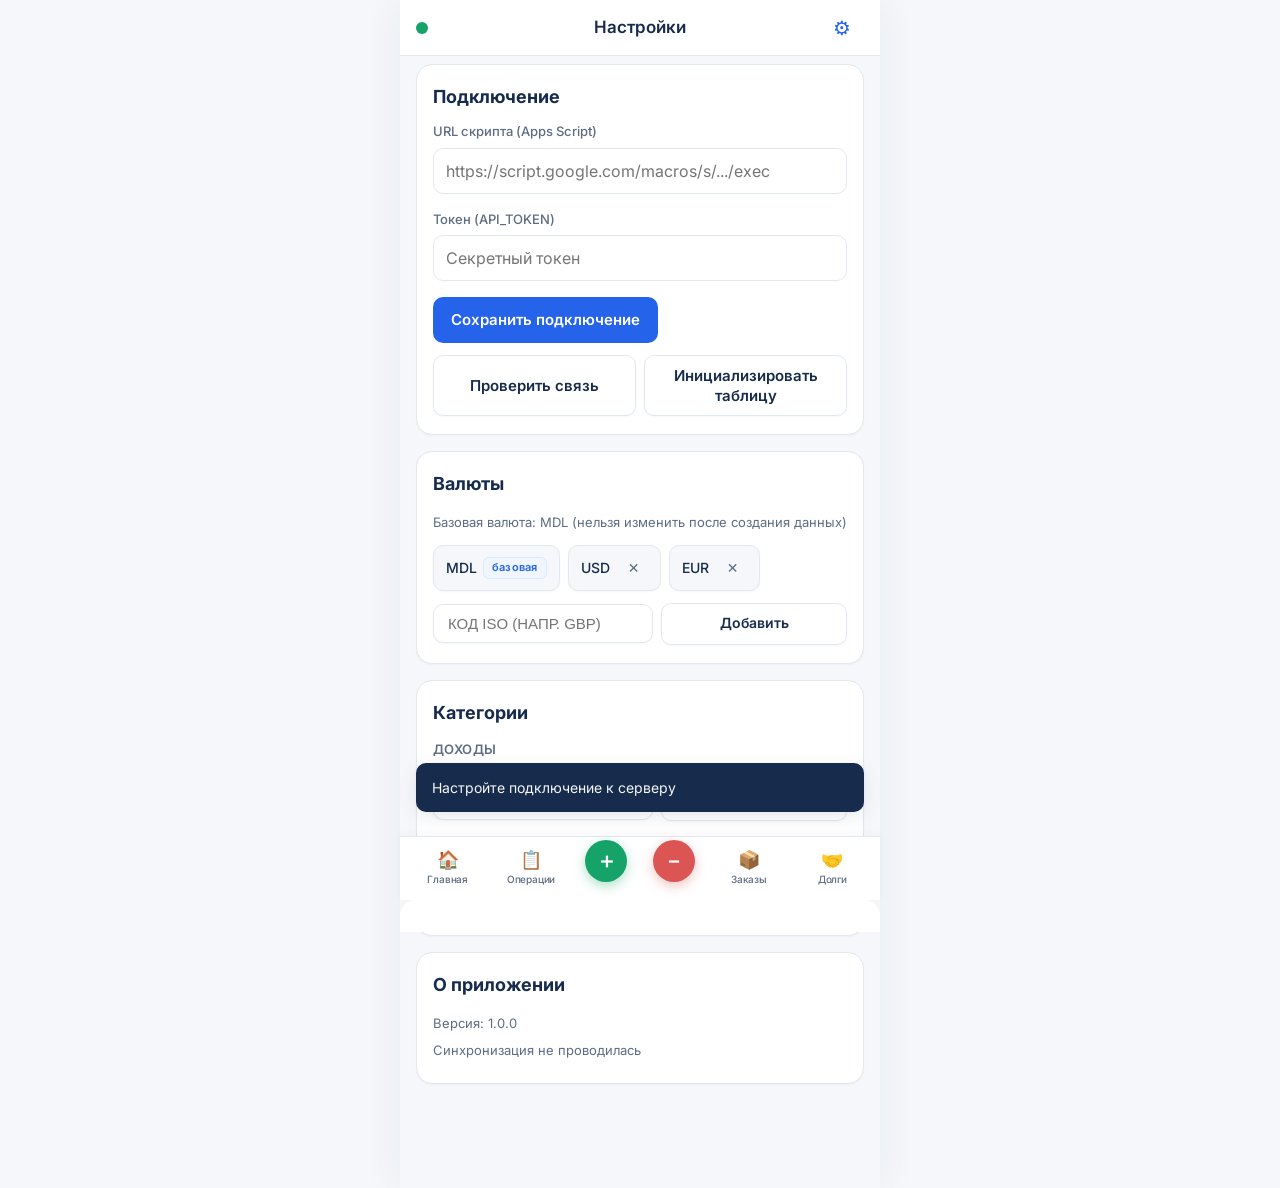
<file: index.html>
<!DOCTYPE html>
<html lang="ru">
<head>
  <meta charset="UTF-8">
  <meta name="viewport" content="width=device-width, initial-scale=1, viewport-fit=cover">
  <title>Учёт</title>

  <!-- PWA манифест -->
  <link rel="manifest" href="manifest.webmanifest">

  <!-- Мета-теги для iOS PWA -->
  <meta name="apple-mobile-web-app-capable" content="yes">
  <meta name="apple-mobile-web-app-status-bar-style" content="default">
  <meta name="apple-mobile-web-app-title" content="Учёт">
  <link rel="apple-touch-icon" href="icons/icon-192.png">

  <!-- Цвет темы -->
  <meta name="theme-color" content="#F5F7FA">

  <!-- Шрифт Inter -->
  <link rel="preconnect" href="https://fonts.googleapis.com">
  <link rel="preconnect" href="https://fonts.gstatic.com" crossorigin>
  <link href="https://fonts.googleapis.com/css2?family=Inter:wght@400;500;600;700&display=swap" rel="stylesheet">

  <!-- Стили -->
  <link rel="stylesheet" href="css/app.css">
</head>
<body>

  <!-- ===== Шапка ===== -->
  <header id="app-header">
    <span id="sync-indicator" class="sync-dot sync-grey" aria-label="Статус синхронизации"></span>
    <span id="header-title">Главная</span>
    <button id="btn-settings" type="button" aria-label="Настройки">⚙</button>
  </header>

  <!-- ===== Контейнер страниц ===== -->
  <main id="app-content"></main>

  <!-- ===== Нижняя навигация ===== -->
  <nav id="bottom-nav">
    <button class="nav-btn" data-route="#/home" type="button" aria-label="Главная">
      <span class="nav-icon">🏠</span>
      <span class="nav-label">Главная</span>
    </button>

    <button class="nav-btn" data-route="#/ops" type="button" aria-label="Операции">
      <span class="nav-icon">📋</span>
      <span class="nav-label">Операции</span>
    </button>

    <button id="btn-add-income" class="nav-action nav-action-income" type="button" aria-label="Добавить доход">
      <span class="nav-icon">＋</span>
    </button>

    <button id="btn-add-expense" class="nav-action nav-action-expense" type="button" aria-label="Добавить расход">
      <span class="nav-icon">－</span>
    </button>

    <button class="nav-btn" data-route="#/orders" type="button" aria-label="Заказы">
      <span class="nav-icon">📦</span>
      <span class="nav-label">Заказы</span>
    </button>

    <button class="nav-btn" data-route="#/debts" type="button" aria-label="Долги">
      <span class="nav-icon">🤝</span>
      <span class="nav-label">Долги</span>
    </button>
  </nav>

  <!-- ===== Затемнение фона шторки ===== -->
  <div id="sheet-overlay" class="sheet-overlay"></div>

  <!-- ===== Нижняя шторка ===== -->
  <div id="bottom-sheet" class="bottom-sheet"></div>

  <!-- ===== Toast ===== -->
  <div id="toast" role="status" aria-live="polite"></div>

  <!-- Основной модуль -->
  <script type="module" src="js/main.js"></script>
</body>
</html>
</file>
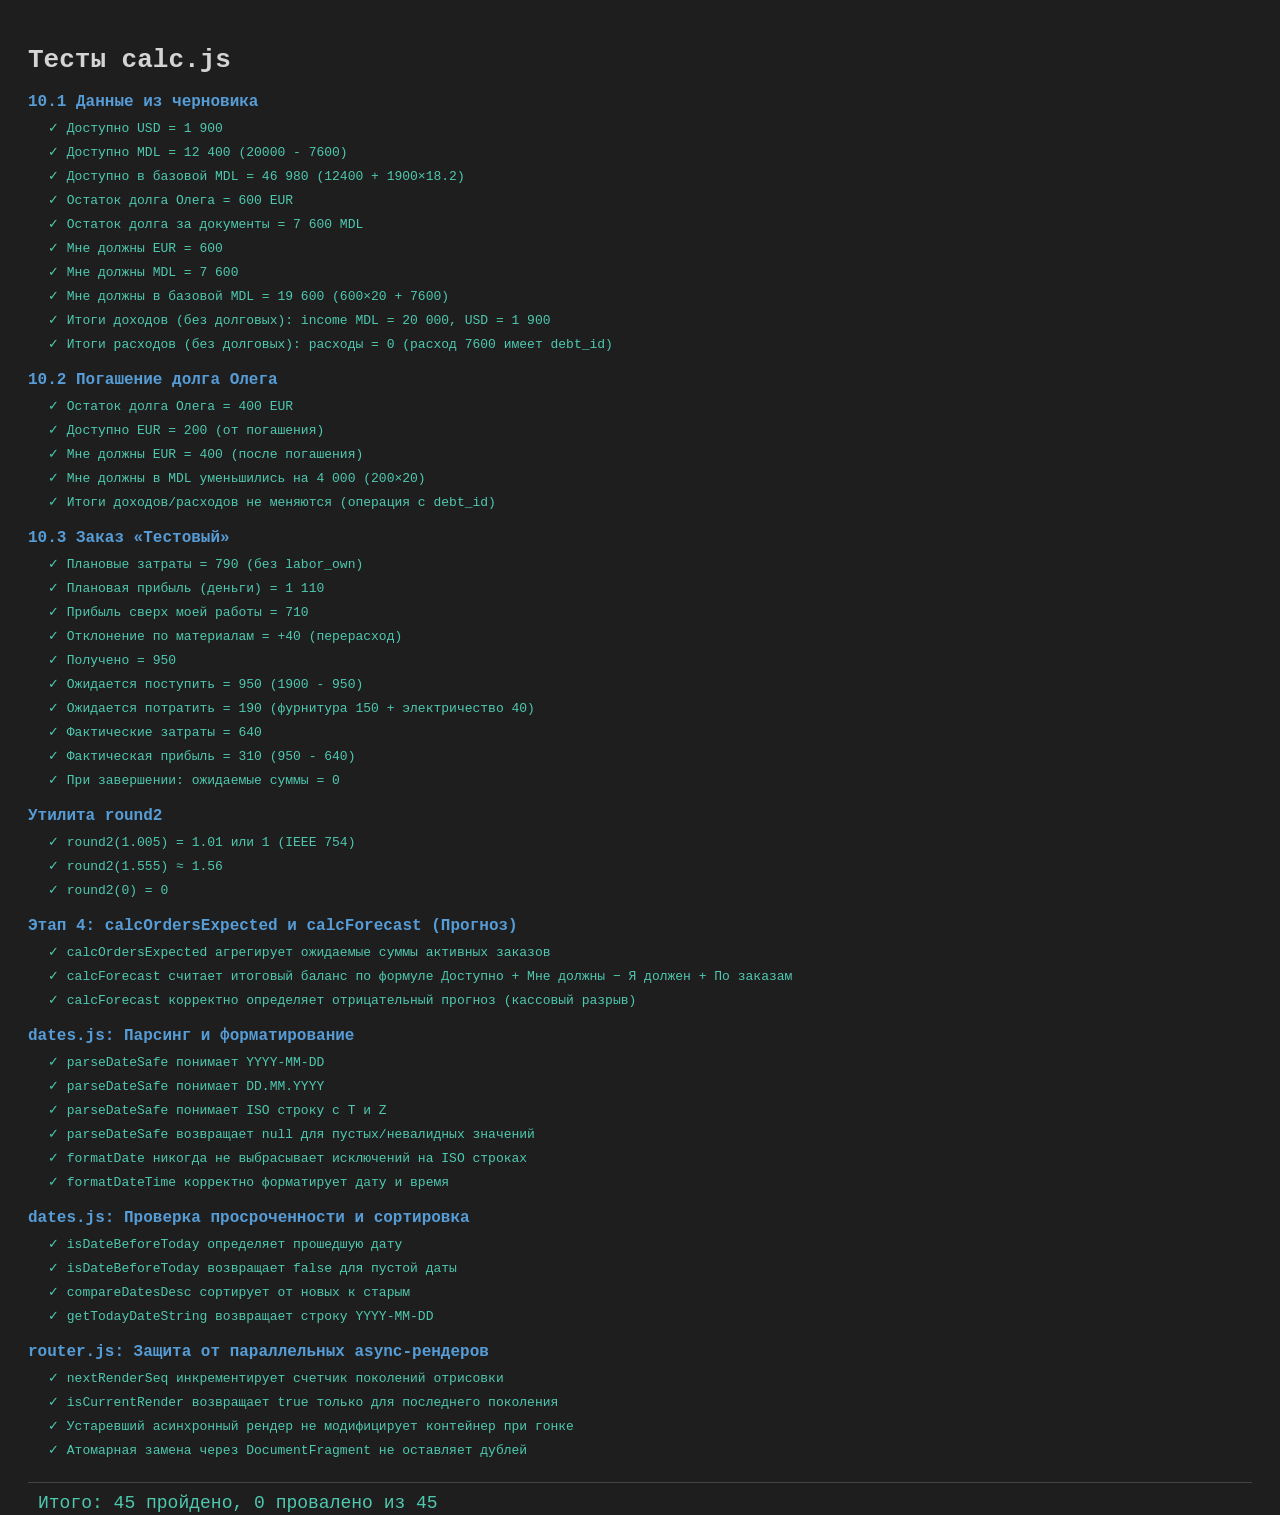
<file: tests/index.html>
<!DOCTYPE html>
<html lang="ru">
<head>
  <meta charset="UTF-8">
  <title>Тесты calc.js — Учёт</title>
  <style>
    body { font-family: monospace; padding: 20px; background: #1e1e1e; color: #d4d4d4; }
    .suite { margin: 10px 0; }
    .suite-title { font-size: 16px; font-weight: bold; color: #569cd6; margin: 15px 0 5px; }
    .test { padding: 4px 0 4px 20px; }
    .pass { color: #4ec9b0; }
    .pass::before { content: "✓ "; }
    .fail { color: #f44747; }
    .fail::before { content: "✗ "; }
    .summary { margin-top: 20px; font-size: 18px; padding: 10px; border-top: 1px solid #444; }
    .error-detail { color: #f44747; padding-left: 40px; font-size: 12px; }
  </style>
</head>
<body>
  <h1>Тесты calc.js</h1>
  <div id="results"></div>
  <div id="summary" class="summary"></div>

  <script type="module">
    import { runTests } from './calc.test.js';

    const results = document.getElementById('results');
    const summary = document.getElementById('summary');

    const { suites, passed, failed } = await runTests();

    for (const suite of suites) {
      const suiteDiv = document.createElement('div');
      suiteDiv.className = 'suite';

      const title = document.createElement('div');
      title.className = 'suite-title';
      title.textContent = suite.name;
      suiteDiv.appendChild(title);

      for (const test of suite.tests) {
        const testDiv = document.createElement('div');
        testDiv.className = 'test ' + (test.passed ? 'pass' : 'fail');
        testDiv.textContent = test.name;
        suiteDiv.appendChild(testDiv);

        if (!test.passed && test.error) {
          const errDiv = document.createElement('div');
          errDiv.className = 'error-detail';
          errDiv.textContent = test.error;
          suiteDiv.appendChild(errDiv);
        }
      }

      results.appendChild(suiteDiv);
    }

    summary.textContent = `Итого: ${passed} пройдено, ${failed} провалено из ${passed + failed}`;
    summary.style.color = failed > 0 ? '#f44747' : '#4ec9b0';
  </script>
</body>
</html>
</file>
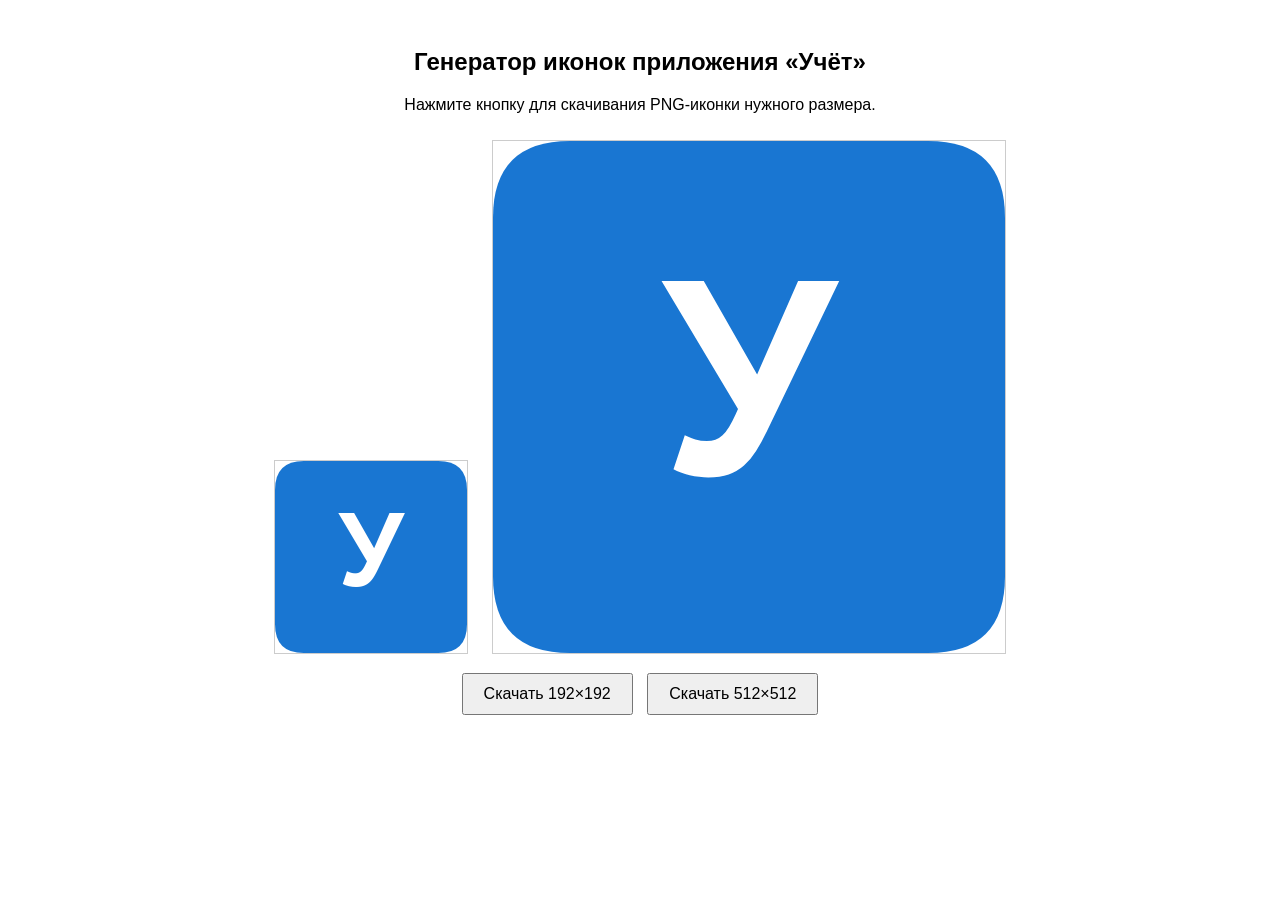
<file: icons/generate-icons.html>
<!DOCTYPE html>
<html lang="ru">
<head>
  <meta charset="UTF-8">
  <title>Генератор иконок — Учёт</title>
  <style>
    body { font-family: Arial, sans-serif; padding: 20px; text-align: center; }
    canvas { border: 1px solid #ccc; margin: 10px; }
    button { padding: 10px 20px; margin: 5px; font-size: 16px; cursor: pointer; }
  </style>
</head>
<body>
  <h2>Генератор иконок приложения «Учёт»</h2>
  <p>Нажмите кнопку для скачивания PNG-иконки нужного размера.</p>

  <div>
    <canvas id="canvas192" width="192" height="192"></canvas>
    <canvas id="canvas512" width="512" height="512"></canvas>
  </div>

  <div>
    <button onclick="download(192)">Скачать 192×192</button>
    <button onclick="download(512)">Скачать 512×512</button>
  </div>

  <script>
    // Рисуем иконку на canvas
    function drawIcon(canvas) {
      const ctx = canvas.getContext('2d');
      const size = canvas.width;
      const radius = size * 0.15; // Скругление углов

      // Фон со скруглёнными углами
      ctx.fillStyle = '#1976D2';
      ctx.beginPath();
      ctx.moveTo(radius, 0);
      ctx.lineTo(size - radius, 0);
      ctx.quadraticCurveTo(size, 0, size, radius);
      ctx.lineTo(size, size - radius);
      ctx.quadraticCurveTo(size, size, size - radius, size);
      ctx.lineTo(radius, size);
      ctx.quadraticCurveTo(0, size, 0, size - radius);
      ctx.lineTo(0, radius);
      ctx.quadraticCurveTo(0, 0, radius, 0);
      ctx.closePath();
      ctx.fill();

      // Буква «У»
      ctx.fillStyle = 'white';
      ctx.font = `bold ${size * 0.55}px Arial, Helvetica, sans-serif`;
      ctx.textAlign = 'center';
      ctx.textBaseline = 'middle';
      ctx.fillText('У', size / 2, size / 2);
    }

    // Рисуем на обоих canvas
    drawIcon(document.getElementById('canvas192'));
    drawIcon(document.getElementById('canvas512'));

    // Скачивание
    function download(size) {
      const canvas = document.getElementById('canvas' + size);
      const link = document.createElement('a');
      link.download = 'icon-' + size + '.png';
      link.href = canvas.toDataURL('image/png');
      link.click();
    }
  </script>
</body>
</html>
</file>
<file: css/app.css>
/* ============================================================
   PWA «Учёт» — app.css
   Стиль: Modern Finance Dashboard (минимализм, светлая тема)
   Mobile-first (360-430px), десктоп: колонка 480px по центру
   ============================================================ */

/* ---------- CSS Custom Properties (единая тема) ---------- */
:root {
  /* Фон приложения */
  --color-bg: #F5F7FA;

  /* Поверхности и карточки */
  --color-surface: #FFFFFF;
  --color-card: #FFFFFF;

  /* Текст */
  --color-text: #172B4D;
  --color-text-secondary: #5E6C84;
  --color-text-muted: #8993A4;

  /* Акценты и статусы */
  --color-primary: #2563EB;
  --color-primary-light: #EFF6FF;
  --color-income: #16A36A;
  --color-income-light: #ECFDF5;
  --color-expense: #DC5555;
  --color-expense-light: #FEF2F2;
  --color-warning: #D97706;
  --color-warning-light: #FFFBEB;
  --color-danger: #DC5555;

  /* Границы и разделители */
  --color-border: #E2E8F0;
  --color-border-subtle: #EDF2F7;

  /* Навигация */
  --color-nav-bg: #FFFFFF;
  --color-nav-active: #2563EB;

  /* Геометрия */
  --header-height: 56px;
  --nav-height: 64px;
  --radius: 16px;
  --radius-sm: 10px;

  /* Тени (мягкие, многослойные) */
  --shadow-sm: 0 1px 2px rgba(23, 43, 77, 0.04);
  --shadow: 0 1px 3px rgba(23, 43, 77, 0.05), 0 4px 12px rgba(23, 43, 77, 0.03);
  --shadow-lg: 0 6px 20px rgba(23, 43, 77, 0.08), 0 2px 6px rgba(23, 43, 77, 0.04);
  --transition: 0.2s cubic-bezier(0.4, 0, 0.2, 1);

  /* Типографика: Inter основной, суммы — Inter SemiBold/Bold */
  --font-main: 'Inter', system-ui, -apple-system, BlinkMacSystemFont, "Segoe UI", Roboto, "Helvetica Neue", Arial, sans-serif;
  --font-mono: 'Inter', system-ui, -apple-system, BlinkMacSystemFont, "Segoe UI", Roboto, sans-serif;
}

/* ---------- Сброс и база ---------- */
*, *::before, *::after {
  box-sizing: border-box;
  margin: 0;
  padding: 0;
}

html {
  -webkit-text-size-adjust: 100%;
  -webkit-tap-highlight-color: transparent;
  background-color: var(--color-bg);
}

body {
  font-family: var(--font-main);
  font-size: 15px;
  line-height: 1.5;
  color: var(--color-text);
  background-color: var(--color-bg);
  min-height: 100dvh;
  overflow-x: hidden;
  padding-left: env(safe-area-inset-left, 0px);
  padding-right: env(safe-area-inset-right, 0px);
  -webkit-font-smoothing: antialiased;
  -moz-osx-font-smoothing: grayscale;
}

/* Десктоп: колонка по центру */
@media (min-width: 481px) {
  body {
    max-width: 480px;
    margin-inline: auto;
    box-shadow: 0 0 40px rgba(23, 43, 77, 0.06);
  }
}

a { color: var(--color-primary); text-decoration: none; }
img { max-width: 100%; display: block; }
button { font: inherit; cursor: pointer; border: none; background: none; }
ul, ol { list-style: none; }

/* ============================================================
   ШАПКА
   ============================================================ */
#app-header {
  position: fixed;
  top: 0;
  left: 50%;
  transform: translateX(-50%);
  width: 100%;
  max-width: 480px;
  z-index: 100;
  height: var(--header-height);
  display: flex;
  align-items: center;
  justify-content: space-between;
  padding: 0 16px;
  padding-top: env(safe-area-inset-top, 0px);
  background-color: var(--color-surface);
  border-bottom: 1px solid var(--color-border);
}

#header-title {
  position: absolute;
  left: 50%;
  transform: translateX(-50%);
  font-size: 17px;
  font-weight: 600;
  white-space: nowrap;
}

#btn-settings {
  min-width: 44px;
  min-height: 44px;
  display: flex;
  align-items: center;
  justify-content: center;
  font-size: 20px;
  color: var(--color-primary);
  border-radius: var(--radius-sm);
}

#btn-settings:active { opacity: 0.6; }

/* Индикатор синхронизации */
.sync-dot {
  width: 12px;
  height: 12px;
  border-radius: 50%;
  flex-shrink: 0;
  cursor: pointer;
  -webkit-tap-highlight-color: transparent;
  transition: transform 0.2s;
  position: relative;
}

/* Увеличенная область нажатия */
.sync-dot::after {
  content: '';
  position: absolute;
  top: -10px;
  left: -10px;
  right: -10px;
  bottom: -10px;
}

.sync-dot:active {
  transform: scale(0.8);
}

.sync-spinning {
  animation: spin 0.8s linear infinite !important;
}

@keyframes spin {
  from { transform: rotate(0deg); }
  to { transform: rotate(360deg); }
}

.sync-green { background-color: var(--color-income); }
.sync-yellow { background-color: var(--color-warning); animation: pulse 1.2s infinite; }
.sync-red { background-color: var(--color-expense); }
.sync-grey { background-color: #999; }

@keyframes pulse {
  0%, 100% { opacity: 1; }
  50% { opacity: 0.4; }
}

/* ============================================================
   КОНТЕНТ
   ============================================================ */
#app-content {
  max-width: 480px;
  margin-inline: auto;
  width: 100%;
  box-sizing: border-box;
  padding-top: calc(var(--header-height) + env(safe-area-inset-top, 0px) + 8px);
  padding-bottom: calc(var(--nav-height) + 24px + env(safe-area-inset-bottom, 0px));
  padding-left: 16px;
  padding-right: 16px;
  min-height: 100dvh;
}

.page { display: none; }
.page.active { display: block; }

.placeholder-text {
  text-align: center;
  padding: 48px 24px;
  color: var(--color-text-secondary);
  font-size: 15px;
}

/* ============================================================
   НИЖНЯЯ НАВИГАЦИЯ
   ============================================================ */
#bottom-nav {
  position: fixed;
  bottom: 0;
  left: 50%;
  transform: translateX(-50%);
  width: 100%;
  max-width: 480px;
  z-index: 100;
  display: flex;
  align-items: center;
  justify-content: space-around;
  height: var(--nav-height);
  padding: 0 6px;
  padding-bottom: env(safe-area-inset-bottom, 0px);
  background-color: var(--color-nav-bg);
  border-top: 1px solid var(--color-border);
  box-shadow: 0 -2px 10px rgba(23, 43, 77, 0.03);
}

.nav-btn {
  flex: 1;
  display: flex;
  flex-direction: column;
  align-items: center;
  justify-content: center;
  gap: 2px;
  min-width: 0;
  max-width: 64px;
  height: 52px;
  padding: 4px 1px;
  font-size: 10px;
  color: var(--color-text-secondary);
  transition: color var(--transition);
  border: none;
  background: none;
  cursor: pointer;
  -webkit-tap-highlight-color: transparent;
}

.nav-btn .nav-icon {
  font-size: 18px;
  line-height: 1.1;
}

.nav-btn .nav-label {
  font-size: 10px;
  font-weight: 500;
  white-space: nowrap;
  letter-spacing: -0.02em;
}

.nav-btn.active {
  color: var(--color-nav-active);
  font-weight: 600;
}

/* Круглые кнопки действий: ＋ (доход) и － (расход) */
.nav-action {
  width: 42px;
  height: 42px;
  border-radius: 50%;
  display: flex;
  align-items: center;
  justify-content: center;
  color: #fff;
  font-size: 21px;
  font-weight: 700;
  margin: 0 3px;
  transform: translateY(-8px);
  flex-shrink: 0;
  border: none;
  cursor: pointer;
  transition: transform var(--transition), box-shadow var(--transition);
  -webkit-tap-highlight-color: transparent;
}

.nav-action:active {
  transform: translateY(-5px) scale(0.95);
}

.nav-action-income {
  background-color: var(--color-income);
  box-shadow: 0 4px 12px rgba(22, 163, 106, 0.35);
}

.nav-action-expense {
  background-color: var(--color-expense);
  box-shadow: 0 4px 12px rgba(220, 85, 85, 0.35);
}

/* ============================================================
   НИЖНЯЯ ШТОРКА
   ============================================================ */
.sheet-overlay {
  position: fixed;
  inset: 0;
  z-index: 200;
  background: rgba(0, 0, 0, 0.45);
  opacity: 0;
  pointer-events: none;
  transition: opacity var(--transition);
}

.sheet-overlay.visible {
  opacity: 1;
  pointer-events: auto;
}

#bottom-sheet {
  position: fixed;
  bottom: 0;
  left: 50%;
  transform: translateX(-50%) translateY(100%);
  width: 100%;
  max-width: 480px;
  z-index: 210;
  max-height: 85dvh;
  background-color: var(--color-surface);
  border-radius: var(--radius) var(--radius) 0 0;
  padding: 16px;
  padding-bottom: calc(16px + env(safe-area-inset-bottom, 0px));
  transition: transform 0.35s cubic-bezier(0.32, 0.72, 0, 1);
  overflow-y: auto;
  overscroll-behavior: contain;
  -webkit-overflow-scrolling: touch;
}

#bottom-sheet.open {
  transform: translateX(-50%) translateY(0);
}

/* Заголовок шторки */
.sheet-header {
  display: flex;
  align-items: center;
  justify-content: space-between;
  margin-bottom: 16px;
}

.sheet-close {
  min-width: 44px;
  min-height: 44px;
  display: flex;
  align-items: center;
  justify-content: center;
  font-size: 24px;
  color: var(--color-text-secondary);
  border-radius: var(--radius-sm);
}

/* Переключатель тип: Доход/Расход */
.type-switch {
  display: flex;
  gap: 4px;
  background: #E2E8F0;
  border-radius: 12px;
  padding: 4px;
}

.type-btn {
  flex: 1;
  text-align: center;
  padding: 8px 16px;
  border-radius: 8px;
  font-size: 14px;
  font-weight: 600;
  color: var(--color-text-secondary);
  border: none;
  background: transparent;
  cursor: pointer;
  transition: all var(--transition);
}

.type-btn.active.income {
  background: var(--color-income);
  color: #fff;
  box-shadow: 0 2px 6px rgba(22, 163, 106, 0.25);
}

.type-btn.active.expense {
  background: var(--color-expense);
  color: #fff;
  box-shadow: 0 2px 6px rgba(220, 85, 85, 0.25);
}

.type-btn.active.primary,
.type-btn.active:not(.income):not(.expense) {
  background: var(--color-primary);
  color: #fff;
  box-shadow: 0 2px 6px rgba(37, 99, 235, 0.25);
}

/* ============================================================
   ПЛИТКИ (Главная)
   ============================================================ */
.tile-grid {
  display: grid;
  grid-template-columns: repeat(2, 1fr);
  gap: 12px;
  margin-bottom: 20px;
}

.tile {
  border-radius: var(--radius);
  padding: 14px 14px 12px;
  box-shadow: var(--shadow-sm);
  cursor: pointer;
  transition: transform var(--transition), box-shadow var(--transition);
  display: flex;
  flex-direction: column;
  justify-content: space-between;
  min-height: 96px;
}

.tile:active {
  transform: scale(0.985);
  box-shadow: var(--shadow);
}

/* Доступно: светло-зелёный фон */
.tile-available {
  background-color: #ECFDF5;
  border: 1px solid #A7F3D0;
}
.tile-available .tile-title {
  color: #065F46;
}
.tile-available .tile-amount {
  color: var(--color-text);
}

/* Мне должны: светло-голубой фон */
.tile-owed-to-me {
  background-color: #EFF6FF;
  border: 1px solid #BFDBFE;
}
.tile-owed-to-me .tile-title {
  color: #1E40AF;
}
.tile-owed-to-me .tile-amount {
  color: var(--color-text);
}

/* Я должен: светло-оранжевый фон */
.tile-i-owe {
  background-color: #FFF7ED;
  border: 1px solid #FED7AA;
}
.tile-i-owe .tile-title {
  color: #C2410C;
}
.tile-i-owe .tile-amount {
  color: var(--color-text);
}

/* Ожидается по заказам: светло-зелёный фон */
.tile-orders {
  background-color: #F0FDF4;
  border: 1px solid #BBF7D0;
}
.tile-orders .tile-title {
  color: #166534;
}

.tile-title {
  font-size: 11px;
  font-weight: 600;
  margin-bottom: 4px;
  text-transform: uppercase;
  letter-spacing: 0.04em;
}

.tile-amount {
  font-family: var(--font-main);
  font-size: 19px;
  font-weight: 700;
  line-height: 1.25;
  letter-spacing: -0.01em;
}

.tile-sub {
  font-size: 11px;
  margin-top: 6px;
  line-height: 1.4;
}

.tile-details {
  margin-top: 10px;
  padding-top: 8px;
  border-top: 1px solid rgba(23, 43, 77, 0.08);
}

.tile-detail-line {
  font-size: 12px;
  color: #334155;
  padding: 3px 0;
  font-weight: 500;
}

.tile-detail-link {
  font-size: 12px;
  font-weight: 600;
  color: var(--color-primary);
  margin-top: 6px;
}

/* ============================================================
   КАРТОЧКИ
   ============================================================ */
.card {
  background-color: var(--color-surface);
  border-radius: var(--radius);
  box-shadow: var(--shadow);
  border: 1px solid var(--color-border);
  padding: 16px;
  margin-bottom: 12px;
}

/* Главный баланс: нежно-голубой градиент */
.main-card {
  text-align: center;
  margin-bottom: 16px;
}

.card-balance {
  background: linear-gradient(135deg, #F0F7FF 0%, #DBEAFE 100%);
  border: 1px solid #BFDBFE;
  border-radius: var(--radius);
  box-shadow: 0 4px 16px rgba(37, 99, 235, 0.08), 0 1px 3px rgba(37, 99, 235, 0.04);
  padding: 20px 18px 16px;
}

.card-balance .card-label {
  font-size: 13px;
  font-weight: 500;
  color: #475569;
  margin-bottom: 6px;
}

.card-balance .card-amount {
  font-size: 32px;
  font-weight: 700;
  color: var(--color-text);
  letter-spacing: -0.02em;
  line-height: 1.15;
}

.card-forecast-box {
  border-top: 1px solid rgba(37, 99, 235, 0.16);
  padding-top: 14px;
  margin-top: 14px;
  text-align: left;
}

.card-forecast-amount {
  font-size: 20px;
  font-weight: 700;
  letter-spacing: -0.01em;
}

.card-sublabel {
  font-size: 11px;
  color: #64748B;
  margin-top: 4px;
}

.font-xs {
  font-size: 11px;
}

.gap-2 {
  gap: 2px;
}

/* ============================================================
   КУРСЫ ВАЛЮТ
   ============================================================ */
.rates-bar {
  background-color: var(--color-surface);
  border-radius: 14px;
  padding: 12px 14px;
  margin-bottom: 14px;
  box-shadow: var(--shadow-sm);
  border: 1px solid var(--color-border);
}

.rates-values {
  font-family: var(--font-main);
  font-size: 15px;
  font-weight: 600;
}

.rates-sub {
  font-size: 12px;
  color: var(--color-text-secondary);
  margin-top: 6px;
}

/* ============================================================
   СПИСОК ОПЕРАЦИЙ
   ============================================================ */
.ops-list {
  margin-top: 8px;
}

.date-header {
  font-size: 13px;
  font-weight: 600;
  color: var(--color-text-secondary);
  padding: 10px 4px 6px;
  position: sticky;
  top: calc(var(--header-height) + env(safe-area-inset-top, 0px));
  background-color: var(--color-bg);
  z-index: 5;
}

.op-item {
  display: flex;
  align-items: center;
  gap: 12px;
  padding: 12px 14px;
  background-color: #FFFFFF;
  border: 1px solid var(--color-border);
  border-radius: 12px;
  margin-bottom: 8px;
  min-height: 48px;
  cursor: pointer;
  box-shadow: 0 1px 3px rgba(0, 0, 0, 0.04);
  transition: transform var(--transition), box-shadow var(--transition);
}

.op-item:hover {
  box-shadow: 0 2px 6px rgba(0, 0, 0, 0.07);
}

.op-item:active {
  transform: scale(0.99);
}

.op-indicator {
  font-size: 15px;
  font-weight: 700;
  width: 32px;
  height: 32px;
  border-radius: 8px;
  display: flex;
  align-items: center;
  justify-content: center;
  flex-shrink: 0;
}

.op-indicator.text-income {
  background-color: var(--color-income-light);
  color: var(--color-income);
}

.op-indicator.text-expense {
  background-color: var(--color-expense-light);
  color: var(--color-expense);
}

.op-info {
  flex: 1;
  min-width: 0;
  display: flex;
  flex-direction: column;
  gap: 2px;
}

.op-amount {
  font-family: var(--font-main);
  font-size: 15px;
  font-weight: 600;
  font-variant-numeric: tabular-nums;
  color: var(--color-text);
  white-space: nowrap;
}

.op-desc {
  font-size: 13px;
  color: var(--color-text-secondary);
  white-space: nowrap;
  overflow: hidden;
  text-overflow: ellipsis;
}

.op-category {
  font-size: 11px;
  color: var(--color-text-secondary);
}

/* ============================================================
   ФИЛЬТРЫ ОПЕРАЦИЙ (4 кнопки в один ряд + Popover)
   ============================================================ */
.filter-bar-container {
  position: relative;
  margin-bottom: 12px;
}

.filter-bar-4 {
  display: grid;
  grid-template-columns: repeat(4, minmax(0, 1fr));
  gap: 6px;
  width: 100%;
}

.filter-btn {
  display: flex;
  flex-direction: column;
  align-items: center;
  justify-content: center;
  padding: 8px 3px;
  min-height: 50px;
  min-width: 0;
  background-color: #FFFFFF;
  border: 1px solid var(--color-border);
  border-radius: 12px;
  cursor: pointer;
  transition: all var(--transition);
  box-shadow: 0 1px 2px rgba(0, 0, 0, 0.04);
  text-align: center;
  box-sizing: border-box;
  width: 100%;
}

.filter-btn:hover {
  background-color: #F8FAFC;
}

.filter-btn.is-active {
  background-color: #EFF6FF;
  border: 1.5px solid var(--color-primary);
  box-shadow: 0 2px 6px rgba(37, 99, 235, 0.12);
}

.filter-btn.is-open {
  border-color: var(--color-primary);
  box-shadow: 0 0 0 2px rgba(37, 99, 235, 0.2);
}

.filter-btn-title {
  font-size: 11px;
  font-weight: 500;
  color: var(--color-text-secondary);
  line-height: 1.2;
  white-space: nowrap;
  overflow: hidden;
  text-overflow: ellipsis;
  max-width: 100%;
}

.filter-btn.is-active .filter-btn-title {
  color: #1E40AF;
}

.filter-btn-value {
  font-size: 12px;
  font-weight: 600;
  color: var(--color-primary);
  line-height: 1.2;
  white-space: nowrap;
  overflow: hidden;
  text-overflow: ellipsis;
  max-width: 100%;
  margin-top: 2px;
}

.filter-dropdown-panel {
  position: absolute;
  top: calc(100% + 4px);
  left: 0;
  right: 0;
  background: #FFFFFF;
  border: 1px solid var(--color-border);
  border-radius: 14px;
  box-shadow: 0 10px 25px -5px rgba(0, 0, 0, 0.15), 0 8px 10px -6px rgba(0, 0, 0, 0.08);
  padding: 6px;
  z-index: 50;
  max-height: 250px;
  overflow-y: auto;
}

.filter-option {
  display: flex;
  align-items: center;
  justify-content: space-between;
  width: 100%;
  padding: 10px 14px;
  border: none;
  background: transparent;
  font-size: 14px;
  font-weight: 500;
  color: var(--color-text);
  border-radius: 8px;
  cursor: pointer;
  text-align: left;
  transition: background-color var(--transition);
}

.filter-option:hover {
  background-color: #F1F5F9;
}

.filter-option.is-selected {
  background-color: #EFF6FF;
  color: var(--color-primary);
  font-weight: 600;
}

.filter-option-check {
  color: var(--color-primary);
  font-weight: 700;
  font-size: 15px;
}

.filters-row {
  display: flex;
  flex-wrap: wrap;
  gap: 6px;
  margin-bottom: 12px;
}

/* ============================================================
   ИТОГИ ОПЕРАЦИЙ (Единая визуальная карточка)
   ============================================================ */
.totals-card {
  background: #FFFFFF;
  border: 1px solid var(--color-border);
  border-radius: 16px;
  padding: 14px;
  box-shadow: 0 1px 3px rgba(0, 0, 0, 0.05);
  margin-bottom: 12px;
}

.totals-grid {
  display: grid;
  grid-template-columns: repeat(3, minmax(0, 1fr));
  gap: 6px;
  width: 100%;
}

.totals-col {
  padding: 10px 4px;
  border-radius: 12px;
  text-align: center;
  display: flex;
  flex-direction: column;
  justify-content: center;
  align-items: center;
  min-width: 0;
  box-sizing: border-box;
}

.totals-amount {
  font-size: 13px;
  font-weight: 700;
  font-family: var(--font-main);
  white-space: nowrap;
  overflow: hidden;
  text-overflow: ellipsis;
  max-width: 100%;
}

.totals-col-income {
  background-color: #ECFDF5;
  border: 1px solid #A7F3D0;
}
.totals-col-income .totals-label {
  color: #065F46;
  font-size: 11px;
  font-weight: 500;
  margin-bottom: 4px;
}
.totals-col-income .totals-amount {
  color: #065F46;
  font-size: 13px;
  font-weight: 700;
  font-family: var(--font-main);
}

.totals-col-expense {
  background-color: #FEF2F2;
  border: 1px solid #FECACA;
}
.totals-col-expense .totals-label {
  color: #991B1B;
  font-size: 11px;
  font-weight: 500;
  margin-bottom: 4px;
}
.totals-col-expense .totals-amount {
  color: #991B1B;
  font-size: 13px;
  font-weight: 700;
  font-family: var(--font-main);
}

.totals-col-diff {
  background-color: #F8FAFC;
  border: 1px solid #E2E8F0;
}
.totals-col-diff .totals-label {
  color: var(--color-text-secondary);
  font-size: 11px;
  font-weight: 500;
  margin-bottom: 4px;
}
.totals-col-diff .totals-amount.text-income {
  color: var(--color-income);
  font-size: 13px;
  font-weight: 700;
  font-family: var(--font-main);
}
.totals-col-diff .totals-amount.text-expense {
  color: var(--color-expense);
  font-size: 13px;
  font-weight: 700;
  font-family: var(--font-main);
}

.totals-note {
  font-size: 11px;
  color: #94A3B8;
  text-align: center;
  margin-top: 8px;
}

/* ============================================================
   ФОРМЫ
   ============================================================ */
.form-group {
  margin-bottom: 16px;
}

.form-group label {
  display: block;
  font-size: 13px;
  font-weight: 500;
  color: var(--color-text-secondary);
  margin-bottom: 6px;
}

.form-group input,
.form-group select,
.form-group textarea {
  width: 100%;
  font-size: 16px; /* >= 16px: iOS Safari не масштабирует */
  font-family: inherit;
  color: var(--color-text);
  background-color: var(--color-surface);
  border: 1px solid var(--color-border);
  border-radius: var(--radius-sm);
  padding: 12px;
  transition: border-color var(--transition), box-shadow var(--transition);
  -webkit-appearance: none;
  appearance: none;
}

.form-group input:focus,
.form-group select:focus,
.form-group textarea:focus {
  outline: none;
  border-color: var(--color-primary);
  box-shadow: 0 0 0 3px rgba(37, 99, 235, 0.15);
}

.form-group input.error {
  border-color: var(--color-expense);
  box-shadow: 0 0 0 3px rgba(220, 85, 85, 0.15);
}

.form-group textarea {
  min-height: 60px;
  resize: vertical;
}

/* Чипы валют */
.currency-chips {
  display: flex;
  gap: 8px;
  overflow-x: auto;
  -webkit-overflow-scrolling: touch;
  padding: 4px 0;
}

.currency-chip {
  flex-shrink: 0;
  min-width: 48px;
  min-height: 40px;
  display: flex;
  align-items: center;
  justify-content: center;
  padding: 8px 16px;
  border: 1px solid var(--color-border);
  border-radius: 20px;
  font-size: 14px;
  font-weight: 600;
  color: var(--color-text-secondary);
  background-color: var(--color-surface);
  transition: all var(--transition);
  cursor: pointer;
  box-shadow: var(--shadow-sm);
}

.currency-chip:hover {
  border-color: #CBD5E1;
  color: var(--color-text);
}

.currency-chip.active {
  background-color: var(--color-primary);
  border-color: var(--color-primary);
  color: #fff;
  box-shadow: 0 2px 8px rgba(37, 99, 235, 0.25);
}

.form-buttons {
  display: flex;
  gap: 8px;
  margin-top: 20px;
}

.entry-form {
  padding-bottom: 8px;
}

/* ============================================================
   КНОПКИ
   ============================================================ */
.btn {
  display: inline-flex;
  align-items: center;
  justify-content: center;
  gap: 8px;
  min-height: 46px;
  height: auto;
  padding: 10px 18px;
  border-radius: var(--radius-sm);
  font-family: var(--font-main);
  font-size: 15px;
  font-weight: 600;
  line-height: 1.3;
  text-align: center;
  white-space: normal;
  word-break: break-word;
  transition: background-color var(--transition), opacity var(--transition);
  min-width: 44px;
  flex: 1;
}

.btn:active { opacity: 0.75; }
.btn:disabled { opacity: 0.4; pointer-events: none; }

.btn-primary {
  background-color: var(--color-primary);
  color: #fff;
}

.btn-secondary {
  background-color: #FFFFFF;
  color: var(--color-text);
  border: 1px solid var(--color-border);
  box-shadow: var(--shadow-sm);
}

.btn-secondary:hover {
  background-color: #F8FAFC;
  border-color: #CBD5E1;
}

.btn-danger {
  background-color: var(--color-danger);
  color: #fff;
}

.btn-more {
  width: 100%;
  margin: 16px 0;
}

/* ============================================================
   TOAST
   ============================================================ */
#toast {
  position: fixed;
  bottom: calc(var(--nav-height) + 16px + env(safe-area-inset-bottom, 0px));
  left: 50%;
  transform: translateX(-50%);
  width: calc(100% - 32px);
  max-width: 448px;
  z-index: 300;
  pointer-events: none;
}

.toast-item {
  display: flex;
  align-items: center;
  justify-content: space-between;
  gap: 12px;
  padding: 14px 16px;
  background-color: var(--color-text);
  color: var(--color-bg);
  border-radius: var(--radius-sm);
  box-shadow: var(--shadow-lg);
  margin-bottom: 8px;
  pointer-events: auto;
  transform: translateY(32px);
  opacity: 0;
  transition: transform 0.3s cubic-bezier(0.32, 0.72, 0, 1), opacity 0.3s ease;
}

.toast-item.toast-visible {
  transform: translateY(0);
  opacity: 1;
}

.toast-item.toast-enter {
  transform: translateY(32px);
  opacity: 0;
}

.toast-item.toast-exit {
  transform: translateY(32px);
  opacity: 0;
}

.toast-text {
  font-size: 14px;
  flex: 1;
}

.toast-action {
  font-size: 14px;
  font-weight: 600;
  color: var(--color-primary);
  min-width: 44px;
  min-height: 44px;
  display: flex;
  align-items: center;
  justify-content: center;
  flex-shrink: 0;
  background: none;
  border: none;
  cursor: pointer;
}


/* ============================================================
   СЕКЦИЯ (Настройки)
   ============================================================ */
.section {
  margin-bottom: 20px;
}

.section-title {
  font-size: 18px;
  font-weight: 700;
  margin-bottom: 12px;
}

.settings-section {
  background: var(--color-surface);
  border: 1px solid var(--color-border);
  border-radius: var(--radius);
  padding: 18px 16px;
  margin-bottom: 16px;
  box-shadow: var(--shadow-sm);
}

.settings-section h4 {
  font-size: 13px;
  font-weight: 600;
  margin: 14px 0 8px;
  color: var(--color-text-secondary);
  text-transform: uppercase;
  letter-spacing: 0.03em;
}

.settings-buttons {
  display: flex;
  flex-wrap: wrap;
  gap: 8px;
  margin-top: 12px;
}

.setting-info {
  font-size: 13px;
  color: var(--color-text-secondary);
  padding: 4px 0;
}

.settings-list {
  display: flex;
  flex-wrap: wrap;
  gap: 8px;
  margin-top: 8px;
}

.settings-list-item {
  display: flex;
  align-items: center;
  gap: 6px;
  padding: 6px 14px;
  background: var(--color-surface);
  border: 1px solid var(--color-border);
  border-radius: 20px;
  font-size: 14px;
  font-weight: 500;
  box-shadow: var(--shadow-sm);
}

.chips-list {
  display: flex;
  flex-wrap: wrap;
  gap: 6px;
}

/* ============================================================
   УТИЛИТЫ
   ============================================================ */
.text-income { color: var(--color-income); }
.text-expense { color: var(--color-expense); }
.text-warning { color: var(--color-warning); }
.text-secondary { color: var(--color-text-secondary); }

/* Моноширинные суммы */
.amount {
  font-family: var(--font-mono);
  font-variant-numeric: tabular-nums;
}

.hidden { display: none !important; }

/* Чипы */
.chip {
  display: inline-flex;
  align-items: center;
  justify-content: center;
  height: 34px;
  padding: 0 14px;
  border-radius: 17px;
  font-size: 13px;
  font-weight: 500;
  border: 1px solid var(--color-border);
  color: var(--color-text-secondary);
  background-color: var(--color-surface);
  transition: all var(--transition);
  cursor: pointer;
  box-shadow: var(--shadow-sm);
}

.chip:hover {
  border-color: #CBD5E1;
  color: var(--color-text);
}

.chip.active {
  background-color: var(--color-primary);
  border-color: var(--color-primary);
  color: #fff;
  font-weight: 600;
  box-shadow: 0 2px 8px rgba(37, 99, 235, 0.25);
}

/* Метки (badge) */
.badge {
  display: inline-flex;
  align-items: center;
  justify-content: center;
  height: 22px;
  padding: 0 8px;
  border-radius: 6px;
  font-size: 11px;
  font-weight: 600;
  letter-spacing: 0.02em;
  background-color: var(--color-primary-light);
  color: var(--color-primary);
  border: 1px solid #DBEAFE;
  flex-shrink: 0;
}

.badge-income {
  background-color: var(--color-income-light);
  color: var(--color-income);
  border: 1px solid #A7F3D0;
}

.badge-warning {
  background-color: var(--color-warning-light);
  color: var(--color-warning);
  border: 1px solid #FDE68A;
}

.badge-expense {
  background-color: var(--color-expense-light);
  color: var(--color-expense);
  border: 1px solid #FECACA;
}

.badge-order {
  background-color: #F5F3FF;
  color: #7C3AED;
  border: 1px solid #EDE9FE;
}

.badge-primary {
  background-color: var(--color-primary-light);
  color: var(--color-primary);
  border: 1px solid #BFDBFE;
}

/* ============================================================
   МОДАЛЬНЫЕ ОКНА (диалог курсов, карточка операции)
   ============================================================ */
.modal-overlay {
  position: fixed;
  inset: 0;
  z-index: 300;
  background: rgba(15, 23, 42, 0.45);
  backdrop-filter: blur(2px);
  -webkit-backdrop-filter: blur(2px);
  display: flex;
  align-items: flex-end;
  justify-content: center;
  opacity: 0;
  pointer-events: none;
  transition: opacity 0.25s ease;
}

.modal-overlay.visible {
  opacity: 1;
  pointer-events: auto;
}

.modal-dialog {
  position: relative;
  width: 100%;
  max-width: 480px;
  max-height: 85dvh;
  background: var(--color-surface);
  border-radius: var(--radius) var(--radius) 0 0;
  padding: 24px 18px;
  padding-bottom: calc(24px + env(safe-area-inset-bottom, 0px));
  overflow-y: auto;
  transform: translateY(100%);
  transition: transform 0.35s cubic-bezier(0.32, 0.72, 0, 1);
  box-shadow: var(--shadow-lg);
}

.modal-overlay.visible .modal-dialog {
  transform: translateY(0);
}

@media (min-width: 481px) {
  .modal-overlay {
    align-items: center;
  }
  .modal-dialog {
    border-radius: 18px;
    max-height: 80dvh;
    box-shadow: 0 10px 30px rgba(23, 43, 77, 0.15);
    transform: translateY(20px) scale(0.96);
  }
  .modal-overlay.visible .modal-dialog {
    transform: translateY(0) scale(1);
  }
}

.modal-title {
  font-size: 20px;
  font-weight: 700;
  margin-bottom: 4px;
}

.modal-subtitle {
  font-size: 13px;
  color: var(--color-text-secondary);
  margin-bottom: 16px;
}

.modal-buttons {
  display: flex;
  gap: 8px;
  margin-top: 20px;
}

.modal-buttons.flex-col {
  display: flex;
  flex-direction: column;
  width: 100%;
  gap: 8px;
}

.modal-buttons.flex-col .btn {
  width: 100%;
  flex: none;
  min-height: 44px;
  height: auto;
  padding: 11px 16px;
  font-size: 15px;
  line-height: 1.3;
  text-align: center;
  white-space: normal;
  word-break: break-word;
}

.modal-close {
  position: absolute;
  top: 16px;
  right: 16px;
  width: 44px;
  height: 44px;
  display: flex;
  align-items: center;
  justify-content: center;
  font-size: 24px;
  color: var(--color-text-secondary);
  border-radius: var(--radius-sm);
}

.modal-close:active { opacity: 0.6; }

/* ============================================================
   ПОИСК В ОПЕРАЦИЯХ
   ============================================================ */
.search-row {
  margin-bottom: 12px;
}

.search-row input[type="search"] {
  width: 100%;
  font-size: 15px;
  padding: 11px 16px;
  border: 1px solid var(--color-border);
  border-radius: var(--radius-sm);
  background: var(--color-surface);
  color: var(--color-text);
  box-shadow: var(--shadow-sm);
  -webkit-appearance: none;
  transition: border-color var(--transition), box-shadow var(--transition);
}

.search-row input[type="search"]:focus {
  outline: none;
  border-color: var(--color-primary);
  box-shadow: 0 0 0 3px rgba(37, 99, 235, 0.15);
}

/* ============================================================
   КУРСЫ — ЧИПЫ (кликабельные)
   ============================================================ */
.rates-chips-wrapper {
  display: flex;
  flex-wrap: wrap;
  gap: 8px;
  margin-bottom: 6px;
}

.rate-chip {
  display: inline-flex;
  align-items: center;
  gap: 6px;
  font-family: var(--font-main);
  font-size: 14px;
  font-weight: 600;
  font-variant-numeric: tabular-nums;
  padding: 6px 14px;
  border-radius: 20px;
  background: #FFFFFF;
  border: 1px solid var(--color-border);
  color: var(--color-text);
  cursor: pointer;
  transition: all var(--transition);
  min-height: 38px;
  -webkit-tap-highlight-color: transparent;
  box-shadow: var(--shadow-sm);
}

.rate-chip:hover,
.rate-chip:active {
  background: var(--color-primary-light);
  border-color: #BFDBFE;
  color: var(--color-primary);
}

.rate-chip.stale {
  color: var(--color-warning);
  background-color: var(--color-warning-light);
  border-color: #FDE68A;
}

.rate-chip-icon {
  font-size: 12px;
  color: var(--color-primary);
  opacity: 0.85;
}

/* ============================================================
   ПОЛЕ ТОЛЬКО ДЛЯ ЧТЕНИЯ
   ============================================================ */
.input-readonly {
  background: var(--color-bg) !important;
  color: var(--color-text-secondary) !important;
  cursor: default;
}

/* ============================================================
   ПОДСКАЗКА ПОЛЯ
   ============================================================ */
.field-hint {
  font-size: 12px;
  color: var(--color-text-secondary);
  margin-top: 4px;
}

/* ============================================================
   ДОБАВЛЕНИЕ (валюта, категория)
   ============================================================ */
.add-row {
  display: flex;
  gap: 8px;
  margin-top: 12px;
  align-items: center;
}

.add-row input {
  flex: 1;
  font-size: 15px;
  padding: 10px 14px;
  border: 1px solid var(--color-border);
  border-radius: var(--radius-sm);
  background: var(--color-surface);
  color: var(--color-text);
  box-shadow: var(--shadow-sm);
  transition: border-color var(--transition), box-shadow var(--transition);
}

.add-row input:focus {
  outline: none;
  border-color: var(--color-primary);
  box-shadow: 0 0 0 3px rgba(37, 99, 235, 0.15);
}

.add-row .btn {
  flex-shrink: 0;
  height: 42px;
  min-height: 42px;
  padding: 0 18px;
  font-size: 14px;
  font-weight: 600;
  border-radius: var(--radius-sm);
}

/* ============================================================
   КНОПКА-ИКОНКА (удаление)
   ============================================================ */
.btn-icon {
  min-width: 28px;
  min-height: 28px;
  width: 28px;
  height: 28px;
  display: inline-flex;
  align-items: center;
  justify-content: center;
  font-size: 14px;
  color: var(--color-text-secondary);
  border-radius: 50%;
  transition: all var(--transition);
  margin-left: 4px;
  border: none;
  background: transparent;
  cursor: pointer;
}

.btn-icon:hover {
  background: #F1F5F9;
  color: var(--color-danger);
}

.btn-icon:active {
  background: #E2E8F0;
}

/* ============================================================
   УСТАНОВКА PWA ПОДСКАЗКА
   ============================================================ */
.install-hint {
  display: flex;
  align-items: center;
  gap: 10px;
  padding: 14px 16px;
  background: var(--color-primary-light);
  border: 1px solid #BFDBFE;
  border-radius: var(--radius-sm);
  font-size: 14px;
  color: var(--color-text);
  font-weight: 500;
}

/* ============================================================
   РЕДАКТИРУЕМЫЕ ЧИПЫ КАТЕГОРИЙ
   ============================================================ */
.chip-editable {
  cursor: pointer;
}

.chip-editable:active {
  background-color: var(--color-primary);
  border-color: var(--color-primary);
  color: #fff;
}

/* ============================================================
   INLINE INFO (настройки)
   ============================================================ */
.setting-info-inline {
  font-size: 11px;
  color: var(--color-text-secondary);
  margin-left: 4px;
}

.settings-list-item {
  display: flex;
  align-items: center;
  gap: 6px;
  padding: 8px 12px;
  background: var(--color-bg);
  border-radius: var(--radius-sm);
  font-size: 14px;
}


/* ============================================================
   ДОЛГИ (Страница «Долги» и карточки)
   ============================================================ */
.debts-control-row {
  display: flex;
  align-items: center;
  justify-content: space-between;
  gap: 8px;
  margin-bottom: 12px;
}

.chips-row {
  display: flex;
  gap: 6px;
  flex-wrap: wrap;
}

.debts-list {
  display: flex;
  flex-direction: column;
  gap: 10px;
}

.debt-item {
  padding: 14px 16px;
  margin-bottom: 0;
  cursor: pointer;
  transition: transform var(--transition), box-shadow var(--transition);
}

.debt-item:active {
  transform: scale(0.99);
}

.debt-top-row {
  display: flex;
  align-items: center;
  justify-content: space-between;
  margin-bottom: 4px;
}

.debt-counterparty {
  font-size: 16px;
  font-weight: 600;
}

.debt-purpose {
  font-size: 13px;
  color: var(--color-text-secondary);
  margin-bottom: 8px;
}

.debt-amount-row {
  display: flex;
  align-items: baseline;
  gap: 8px;
  margin-bottom: 8px;
}

.debt-remainder {
  font-size: 18px;
  font-weight: 700;
}

.debt-original {
  font-size: 13px;
  color: var(--color-text-secondary);
}

.debt-date-row {
  display: flex;
  align-items: center;
  justify-content: space-between;
  font-size: 12px;
  color: var(--color-text-secondary);
  border-top: 1px solid var(--color-border);
  padding-top: 8px;
}

.debt-card-stat {
  background: var(--color-bg);
  border-radius: var(--radius-sm);
  padding: 16px;
  text-align: center;
  margin-bottom: 16px;
}

.stat-label {
  font-size: 12px;
  color: var(--color-text-secondary);
  text-transform: uppercase;
  letter-spacing: 0.03em;
}

.stat-val {
  font-size: 26px;
  font-weight: 700;
  margin: 4px 0;
}

.stat-sub {
  font-size: 13px;
  color: var(--color-text-secondary);
}

.debt-history-list {
  display: flex;
  flex-direction: column;
  gap: 8px;
}

.debt-history-item {
  display: flex;
  align-items: center;
  justify-content: space-between;
  padding: 10px 12px;
  background: var(--color-bg);
  border-radius: var(--radius-sm);
  font-size: 13px;
}

/* Блок обязательного выбора cash_moved */
.debt-cash-moved-box {
  padding: 12px;
  background: var(--color-bg);
  border-radius: var(--radius-sm);
  border: 1px dashed var(--color-border);
}

.cash-moved-options {
  display: flex;
  flex-direction: column;
  gap: 8px;
  margin: 8px 0;
}

.btn-choice {
  width: 100%;
  text-align: left;
  padding: 12px 14px;
  border-radius: var(--radius-sm);
  border: 1px solid var(--color-border);
  background: var(--color-surface);
  color: var(--color-text);
  font-size: 14px;
  cursor: pointer;
  transition: all var(--transition);
  min-height: 44px;
  display: flex;
  align-items: center;
}

.btn-choice.selected {
  border-color: var(--color-primary);
  background: var(--color-primary-light);
  font-weight: 600;
  box-shadow: 0 0 0 2px rgba(37, 99, 235, 0.15);
}

.alert-banner {
  padding: 12px 14px;
  border-radius: var(--radius-sm);
  font-size: 13px;
  font-weight: 500;
  display: flex;
  align-items: center;
  gap: 8px;
}

.alert-banner.text-expense {
  background: var(--color-expense-light);
  border: 1px solid #FECACA;
  color: var(--color-expense);
}

.alert-banner.text-warning {
  background: var(--color-warning-light);
  border: 1px solid #FDE68A;
  color: var(--color-warning);
}

.btn-link {
  font-size: 14px;
  color: var(--color-primary);
  font-weight: 600;
  padding: 4px 8px;
  background: none;
  border: none;
  cursor: pointer;
}

/* ============================================================
   ЗАКАЗЫ (Список и карточка заказа)
   ============================================================ */
.orders-control-row {
  display: flex;
  align-items: center;
  justify-content: space-between;
  gap: 8px;
  margin-bottom: 14px;
}

.orders-list {
  display: flex;
  flex-direction: column;
  gap: 12px;
}

.order-item {
  background: var(--color-surface);
  border: 1px solid var(--color-border);
  border-radius: var(--radius);
  box-shadow: var(--shadow-sm);
  padding: 16px;
  margin-bottom: 0;
  cursor: pointer;
  transition: transform var(--transition), box-shadow var(--transition);
}

.order-item:hover {
  box-shadow: var(--shadow);
}

.order-item:active {
  transform: scale(0.99);
}

.order-top-row {
  display: flex;
  align-items: center;
  justify-content: space-between;
  gap: 8px;
  margin-bottom: 4px;
}

.order-title {
  font-size: 16px;
  font-weight: 600;
  color: var(--color-text);
  overflow: hidden;
  text-overflow: ellipsis;
  white-space: nowrap;
}

.order-client {
  font-size: 13px;
  color: var(--color-text-secondary);
  margin-bottom: 8px;
}

.order-metric-row {
  display: flex;
  justify-content: space-between;
  align-items: baseline;
  font-size: 13px;
  margin-bottom: 4px;
}

.order-metric-label {
  color: var(--color-text-secondary);
}

.order-metric-value {
  font-weight: 600;
}

.progress-bar-wrap {
  width: 100%;
  height: 6px;
  background: #E2E8F0;
  border-radius: 3px;
  overflow: hidden;
  margin: 6px 0 10px;
}

.progress-bar-fill {
  height: 100%;
  background: var(--color-primary);
  border-radius: 3px;
  transition: width 0.3s ease;
}

.progress-bar-fill.overrun {
  background: var(--color-expense);
}

.order-bottom-row {
  display: flex;
  justify-content: space-between;
  align-items: center;
  border-top: 1px solid var(--color-border-subtle);
  padding-top: 8px;
  font-size: 12px;
  color: var(--color-text-secondary);
}

/* Карточка заказа (#/orders/:id) */
.order-detail-header {
  background: var(--color-surface);
  border: 1px solid var(--color-border);
  border-radius: var(--radius);
  padding: 18px 16px;
  margin-bottom: 14px;
  box-shadow: var(--shadow-sm);
}

.summary-table-wrap {
  background: var(--color-surface);
  border: 1px solid var(--color-border);
  border-radius: var(--radius);
  padding: 16px;
  margin-bottom: 16px;
  box-shadow: var(--shadow-sm);
}

.summary-row {
  display: flex;
  justify-content: space-between;
  align-items: center;
  padding: 10px 0;
  border-bottom: 1px solid var(--color-border-subtle);
  font-size: 13px;
}

.summary-row:last-child {
  border-bottom: none;
}

.summary-row.summary-highlight {
  font-weight: 700;
  font-size: 14px;
  color: var(--color-text);
  padding: 12px 0 8px;
}

.plan-group-title {
  font-size: 12px;
  font-weight: 600;
  color: var(--color-text-secondary);
  text-transform: uppercase;
  letter-spacing: 0.04em;
  margin: 18px 0 10px;
}

.plan-item {
  background: var(--color-surface);
  border: 1px solid var(--color-border);
  border-radius: var(--radius-sm);
  padding: 14px;
  margin-bottom: 10px;
  box-shadow: var(--shadow-sm);
  cursor: pointer;
  transition: transform var(--transition), box-shadow var(--transition);
}

.plan-item:hover {
  box-shadow: var(--shadow);
}

.plan-item:active {
  transform: scale(0.99);
}

.plan-item-top {
  display: flex;
  justify-content: space-between;
  align-items: baseline;
  margin-bottom: 4px;
}

.plan-item-name {
  font-weight: 600;
  font-size: 14px;
}

.plan-item-bot {
  display: flex;
  justify-content: space-between;
  align-items: center;
  font-size: 12px;
  color: var(--color-text-secondary);
}

/* ============================================================
   ДОЛГИ — СПЕЦИФИЧНЫЕ СТИЛИ
   ============================================================ */
.card-debts-owed {
  background: linear-gradient(135deg, #EFF6FF 0%, #DBEAFE 100%);
  border: 1px solid #BFDBFE;
  box-shadow: 0 4px 16px rgba(37, 99, 235, 0.08), 0 1px 3px rgba(37, 99, 235, 0.04);
}

.card-debts-owed .card-label {
  color: #1E40AF;
  font-weight: 500;
}

.card-debts-owed .card-amount {
  color: var(--color-text);
}

.card-debts-owe {
  background: linear-gradient(135deg, #FFF7ED 0%, #FFEDD5 100%);
  border: 1px solid #FED7AA;
  box-shadow: 0 4px 16px rgba(194, 65, 12, 0.08), 0 1px 3px rgba(194, 65, 12, 0.04);
}

.card-debts-owe .card-label {
  color: #C2410C;
  font-weight: 500;
}

.card-debts-owe .card-amount {
  color: var(--color-text);
}

.debt-item {
  background: var(--color-surface);
  border: 1px solid var(--color-border);
  border-radius: var(--radius);
  box-shadow: var(--shadow-sm);
  padding: 16px;
  margin-bottom: 0;
  cursor: pointer;
  transition: transform var(--transition), box-shadow var(--transition);
}

.debt-item:hover {
  box-shadow: var(--shadow);
}

.debt-item:active {
  transform: scale(0.99);
}

/* ============================================================
   УТИЛИТЫ КНОПОК И ДЕЙСТВИЙ
   ============================================================ */
.btn-sm {
  height: 36px;
  min-height: 36px;
  padding: 0 14px;
  font-size: 13px;
  font-weight: 600;
  border-radius: 18px;
  flex: none;
  white-space: nowrap;
}

.order-actions {
  display: flex;
  flex-direction: column;
  width: 100%;
  gap: 8px;
  margin-bottom: 24px;
}

.order-actions .btn {
  width: 100%;
  flex: none;
  min-height: 46px;
  padding: 11px 16px;
  font-size: 15px;
  line-height: 1.3;
  text-align: center;
  white-space: normal;
  word-break: break-word;
}

/* ============================================================
   ОБЩИЕ УТИЛИТАРНЫЕ КЛАССЫ
   ============================================================ */
.flex-col {
  display: flex !important;
  flex-direction: column !important;
  width: 100% !important;
}

.flex-row {
  display: flex !important;
  flex-direction: row !important;
}

.flex-between {
  display: flex !important;
  justify-content: space-between !important;
  align-items: center !important;
}

.align-start {
  align-items: flex-start !important;
}

.gap-2 { gap: 2px !important; }
.gap-4 { gap: 4px !important; }
.gap-6 { gap: 6px !important; }
.gap-8 { gap: 8px !important; }
.gap-12 { gap: 12px !important; }
.gap-16 { gap: 16px !important; }

.mb-0 { margin-bottom: 0 !important; }
.mb-4 { margin-bottom: 4px !important; }
.mb-8 { margin-bottom: 8px !important; }
.mb-12 { margin-bottom: 12px !important; }
.mb-16 { margin-bottom: 16px !important; }
.mb-24 { margin-bottom: 24px !important; }

.mt-4 { margin-top: 4px !important; }
.mt-8 { margin-top: 8px !important; }
.mt-12 { margin-top: 12px !important; }
.mt-16 { margin-top: 16px !important; }

.p-12 { padding: 12px !important; }
.p-16 { padding: 16px !important; }
.pt-8 { padding-top: 8px !important; }
.pt-12 { padding-top: 12px !important; }

.w-full { width: 100% !important; }
.font-xs { font-size: 11px !important; }
.font-sm { font-size: 13px !important; }
.font-bold { font-weight: 700 !important; }
.border-top { border-top: 1px solid var(--color-border-subtle) !important; }
.bg-subtle { background-color: #F8FAFC !important; }

/* ============================================================
   СПИСОК ЗАКУПОК И ВЫБОР ЗАКАЗОВ
   ============================================================ */

/* Панель выбора заказов */
.purchase-select-bar {
  display: flex;
  align-items: center;
  justify-content: space-between;
  gap: 12px;
  padding: 12px 14px;
  background: #FFFFFF;
  border: 1px solid var(--color-primary);
  border-radius: var(--radius);
  box-shadow: 0 2px 8px rgba(37, 99, 235, 0.08);
}

.purchase-select-info {
  display: flex;
  flex-direction: column;
  gap: 2px;
}

/* Чекбокс заказа в списке */
.order-checkbox {
  width: 22px;
  height: 22px;
  border-radius: 6px;
  border: 2px solid var(--color-border);
  background: #FFFFFF;
  color: #FFFFFF;
  display: flex;
  align-items: center;
  justify-content: center;
  font-size: 13px;
  font-weight: 700;
  flex-shrink: 0;
  margin-right: 8px;
  transition: all 0.15s ease;
}

.order-checkbox.checked {
  background: var(--color-primary);
  border-color: var(--color-primary);
}

.order-item-selected {
  border-color: var(--color-primary) !important;
  background: #F0F7FF !important;
  box-shadow: 0 2px 8px rgba(37, 99, 235, 0.1) !important;
}

/* Модальное окно списка закупок */
.purchase-modal {
  max-height: 88vh;
  display: flex;
  flex-direction: column;
}

.purchase-modal-sub {
  line-height: 1.4;
  word-break: break-word;
}

.purchase-filters {
  flex-wrap: wrap;
}

.purchase-items-container {
  overflow-y: auto;
  max-height: 52vh;
  padding-right: 2px;
  margin-right: -2px;
}

.purchase-cat-header {
  font-size: 12px;
  font-weight: 700;
  text-transform: uppercase;
  letter-spacing: 0.5px;
  color: var(--color-text-secondary);
  padding: 10px 4px 6px 4px;
  border-bottom: 1px solid var(--color-border);
  margin-bottom: 8px;
}

.purchase-item-row {
  display: flex;
  align-items: center;
  gap: 12px;
  padding: 10px 12px;
  background: #FFFFFF;
  border: 1px solid var(--color-border);
  border-radius: 10px;
  margin-bottom: 6px;
  cursor: pointer;
  transition: all 0.15s ease;
  user-select: none;
}

.purchase-item-row:hover {
  border-color: #CBD5E1;
  background: #F8FAFC;
}

.purchase-item-row:active {
  transform: scale(0.99);
}

.purchase-item-row.is-done {
  background: #F8FAFC;
  border-color: #E2E8F0;
  opacity: 0.6;
}

.purchase-item-row.is-done .purchase-item-name {
  text-decoration: line-through;
  color: var(--color-text-secondary);
}

.purchase-item-check {
  width: 20px;
  height: 20px;
  border-radius: 5px;
  border: 2px solid var(--color-border);
  background: #FFFFFF;
  color: #FFFFFF;
  display: flex;
  align-items: center;
  justify-content: center;
  font-size: 12px;
  font-weight: 700;
  flex-shrink: 0;
  transition: all 0.15s ease;
}

.purchase-item-check.checked {
  background: var(--color-income);
  border-color: var(--color-income);
}

.purchase-item-body {
  flex: 1;
  min-width: 0;
}

.purchase-item-name {
  font-size: 14px;
  font-weight: 600;
  color: var(--color-text);
  line-height: 1.3;
  word-break: break-word;
  display: flex;
  align-items: center;
  flex-wrap: wrap;
  gap: 6px;
}

.purchase-order-badge {
  font-size: 11px;
  font-weight: 500;
  color: var(--color-primary);
  background: rgba(37, 99, 235, 0.08);
  padding: 2px 6px;
  border-radius: 4px;
}

.purchase-item-meta {
  font-size: 12px;
  color: var(--color-text-secondary);
  margin-top: 3px;
}

.purchase-item-note {
  font-size: 11px;
  color: #475569;
  background: #F1F5F9;
  padding: 3px 8px;
  border-radius: 4px;
  margin-top: 5px;
  line-height: 1.35;
  word-break: break-word;
}

.purchase-total-row {
  padding: 10px 14px;
  background: #F8FAFC;
  border-radius: 10px;
  border: 1px solid var(--color-border);
}

.purchase-copy-btn {
  font-weight: 600;
  height: 48px;
  display: flex;
  align-items: center;
  justify-content: center;
  gap: 8px;
  box-shadow: 0 4px 12px rgba(37, 99, 235, 0.2);
}
</file>
